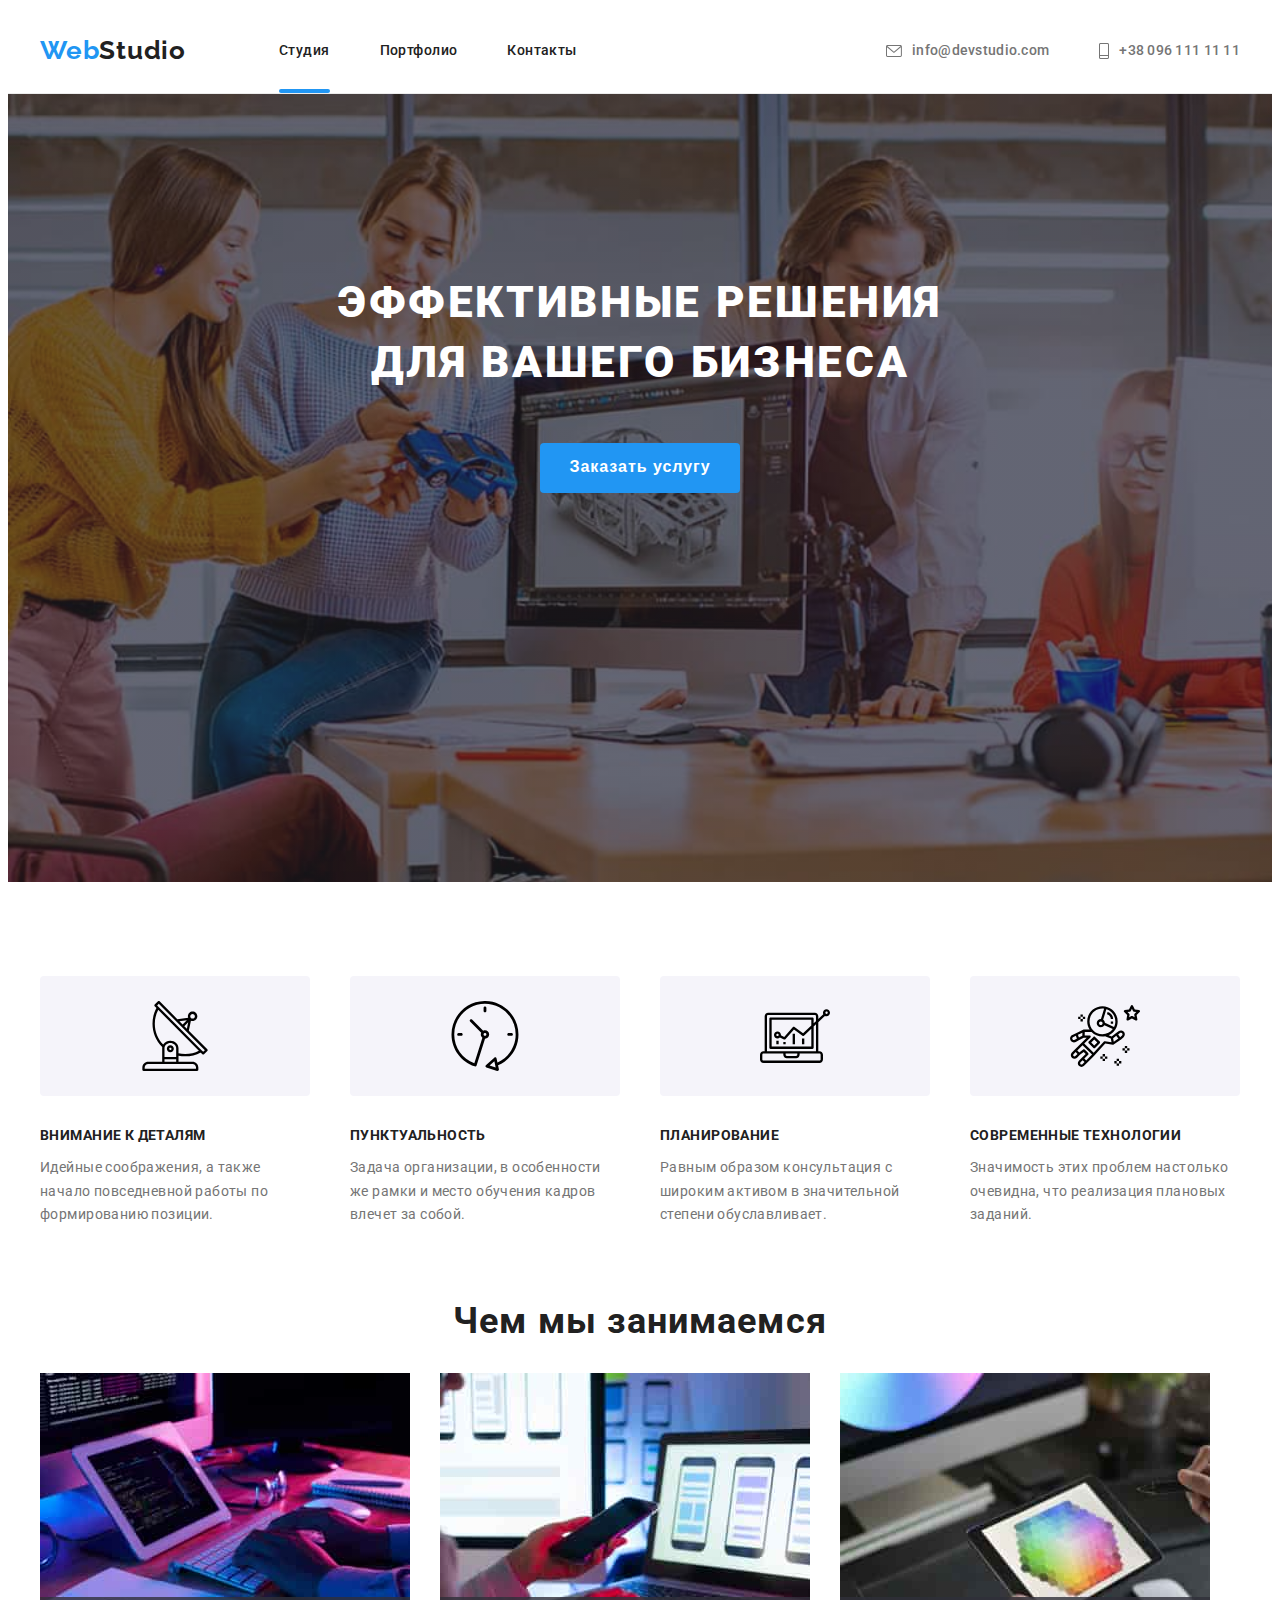
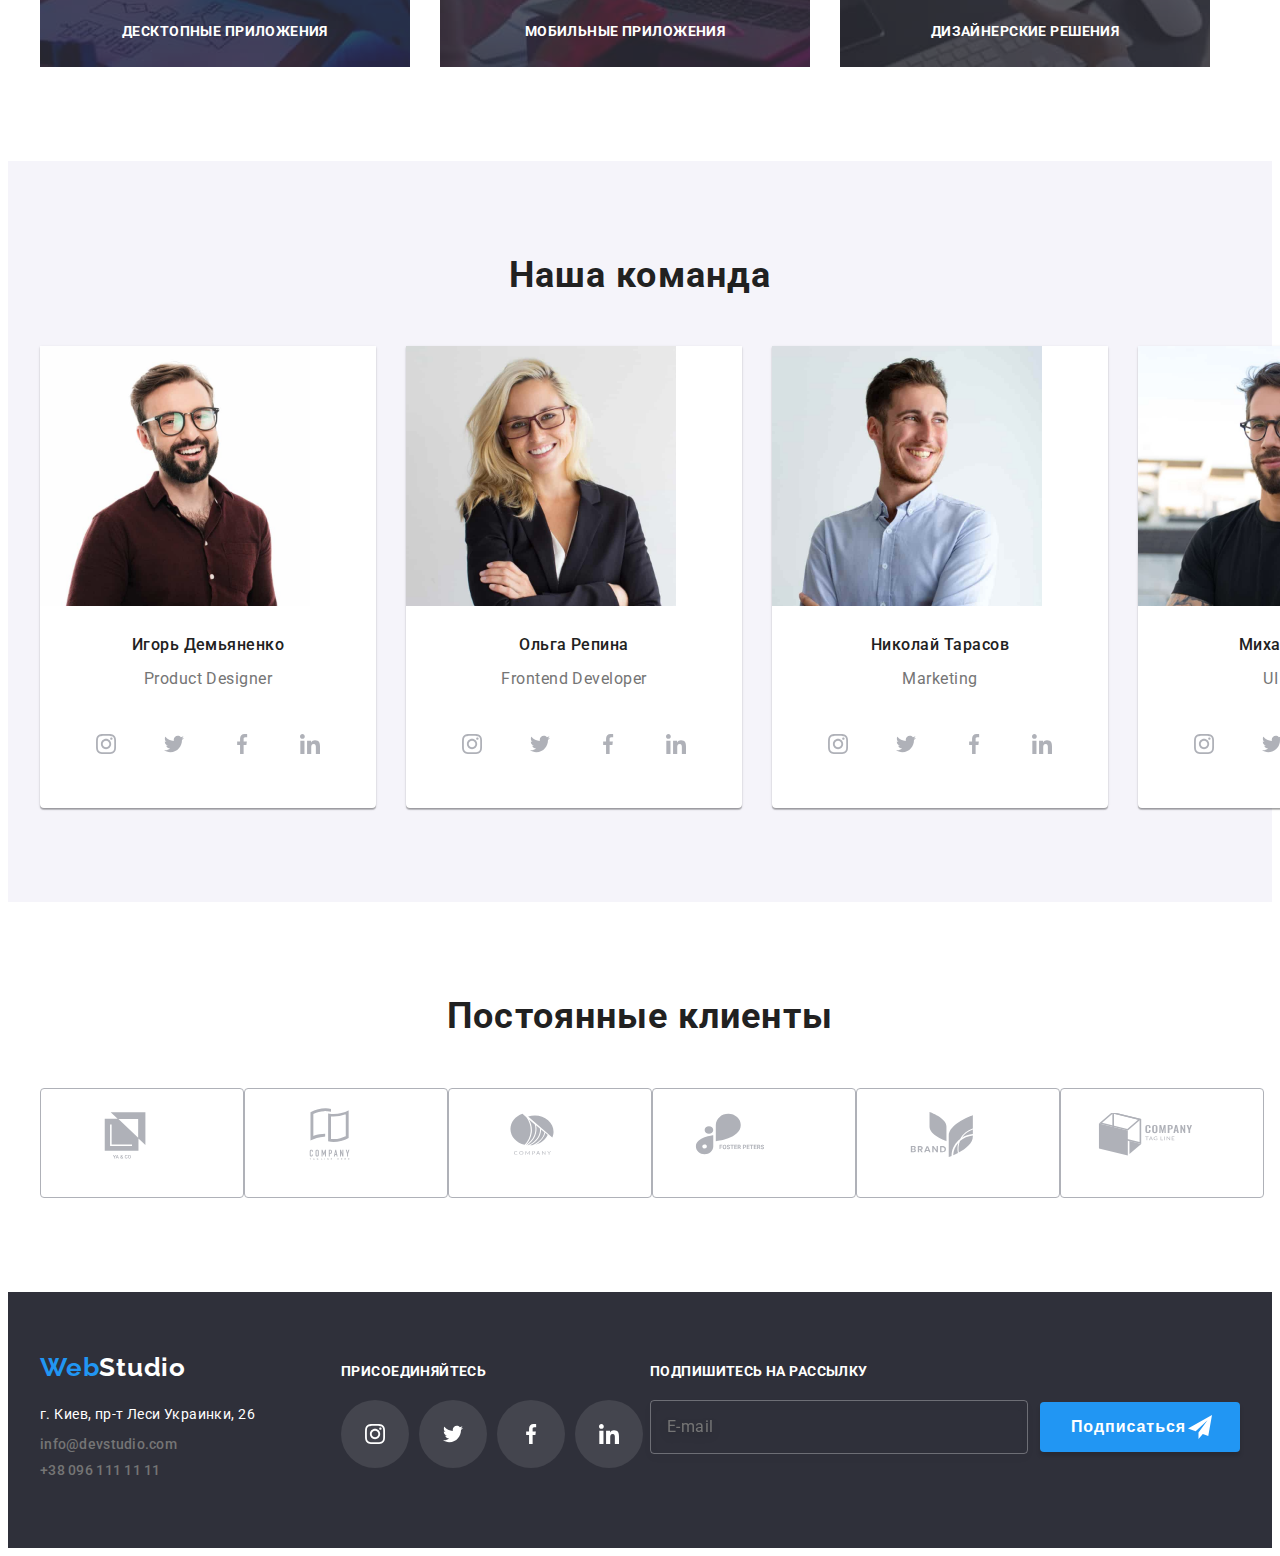
<file: index.html>
<!DOCTYPE html>
<html lang="ru">
<head>
    <meta charset="UTF-8">
    <meta http-equiv="X-UA-Compatible" content="IE=edge">
    <meta name="viewport" content="width=device-width, initial-scale=1.0">    
    <link rel="preconnect" href="https://fonts.googleapis.com">
    <link rel="preconnect" href="https://fonts.gstatic.com" crossorigin>
    <link href="https://fonts.googleapis.com/css2?family=Raleway:wght@700&family=Roboto:wght@400;500;700;900&display=swap"
          rel="stylesheet">    
    <link rel="stylesheet" href="https://cdnjs.cloudflare.com/ajax/libs/modern-normalize/1.1.0/modern-normalize.min.css"
      integrity="sha512-wpPYUAdjBVSE4KJnH1VR1HeZfpl1ub8YT/NKx4PuQ5NmX2tKuGu6U/JRp5y+Y8XG2tV+wKQpNHVUX03MfMFn9Q=="
      crossorigin="anonymous" referrerpolicy="no-referrer"/>
    <link rel="stylesheet" href="./css/styles.css">
    
   
    <title>goit-markup-hw-06</title>
</head>
<body>
                               <!-- /* навигация */ -->
  <header class="header ">
    <div class="container contact-heder-nav">
      <nav class=" main-nav">
      <a href="./index.html" class="logo-link">Web<span class="color">Studio</span></a> 
        
      <ul class="site-nav list">
         <li class="item">
             <a href="./index.html" class="link current-header">Студия</a>
        </li>
         <li class="item">
             <a href="./portfolio.html" class="link">Портфолио</a>
         </li>
         <li class="item">
             <a href="#" class="link">Контакты</a>
         </li>
     </ul>
    </nav>
    <ul class="contact-site list">
      <li class="item">
        <a href="mailto:info@devstudio.com" class="contact-link" >
          <svg class="icon-mail">
            <use href="./images-svg/icon-svg/sprite.svg#icon-email"></use>
          </svg> info@devstudio.com</a>
      </li>
      <li class="item">
        <a href="tel:+380961111111" class="contact-link"><svg class="icon-phone">
          <use href="./images-svg/icon-svg/sprite.svg#icon-phone"></use>
        </svg>+38 096 111 11 11</a>
      </li>
    </ul>
    </div>
  </header>

  <main>         
                       <!-- герой-шапка сайта-->
<section class="section hero-section overlay">  
  <div class="container hero">
      <h1 class="hero-title">Эффективные решения для вашего бизнеса</h1>
      <button  type="button" class="button-hero button" data-modal-open>Заказать услугу</button> 
      <div class="backdrop is-hidden" data-modal>   
        <div class="modal">
          <button  class="button-close" data-modal-close>
           <svg class="icon-close" width="18" height="18">
             <use href="./images-svg/icon-svg/sprite.svg#icon-close">
             </use>
           </svg>
          </button>  
                             <!--модалка-->
          
             <p class="modal-title">Оставьте свои данные, мы вам перезвоним</p>
           <form class="form" name="main-form" autocomplete="on" novalidate >
             <div class="form-field">
               <label class="form-field-lable" for="user-name">Имя</label>
               <div class="form-field-inner">
                <input class="form-field-input" id="user-name" type="text" name="user-name" placeholder="">
               <svg class="form-field-icon" aria-hidden="true">
                <use href="./images-svg/icon-svg/sprite.svg#icon-user-name"></use>
               </svg>
               </div>
             </div>
             <div class="form-field">
              <label class="form-field-lable" for="user-tel">Телефон</label>
              <div class="form-field-inner">
              <input class="form-field-input" id="user-tel" type="tel" name="user-tel" placeholder="">
               <svg class="form-field-icon" aria-hidden="true">
                <use href="./images-svg/icon-svg/sprite.svg#icon-user-tel"></use>
              </svg>
             </div>
            </div>
            <div class="form-field">
              <label class="form-field-lable" for="user-email">Почта</label>
              <div class="form-field-inner">
              <input class="form-field-input" id="user-email" type="email" name="user-email" placeholder="">
              <svg class="form-field-icon" aria-hidden="true">
                <use href="./images-svg/icon-svg/sprite.svg#icon-user-email"></use>
               </svg>
              </div>
              </div>
              <div class="form-field">
               <div class="form-field-inner"> 
                 <label class="form-field-lable" for="user-coment">Комментарий</label>
                 <textarea class="form-field-input form-field-input-textarea" name="user-coment" id="user-coment" rows="10" placeholder="Введите текст"></textarea>
             </div>
            </div>
            <div class="form-field checkbox">
              <label class="checkbox-lable" for="checkbox">Соглашаюсь с рассылкой и принимаю 
                <a class="form-field-lable-text" href="#">Условия договора</a>
             
              <input class="checkbox-input visually-hidden" id="checkbox" type="checkbox" name="checkbox" >
              <svg class="checkbox-icon icon-square" aria-hidden="true" width="16" height="15">
                <use href="./images-svg/icon-svg/sprite.svg#icon-square"></use>
               </svg>
               <svg class="checkbox-icon icon-check" aria-hidden="true" width="16" height="15">
                <use href="./images-svg/icon-svg/sprite.svg#icon-check"></use>
               </svg>
              </label>
              </div>
              <button class="form-field-button button" type="submit">Отправить</button>
           </form>
        </div>
      </div>
     </div>
</section>
                <!-- /* Преймущество */ -->
<section  class="section advantage-section">
  <div class="container">
      <h2 class="advantage">Преимущество</h2>
     <ul class="advantage-list">
      <li class="item features">
        <div class="features-icons">
        <svg class="features-icon" width="70" height="70" >
          <use href="./images-svg/icon-svg/sprite.svg#icon-1"  ></use>
        </svg>
      </div>
        <h3 class="advantage-title">Внимание к деталям</h3>
        <p class="title">Идейные соображения, а также начало повседневной работы по формированию позиции.</p>
      </li>
      <li class="item features">
        <div class="features-icons">
          <svg class="features-icon" width="70" height="70" >
            <use href="./images-svg/icon-svg/sprite.svg#icon-2"></use>
          </svg>
        </div>
        <h3 class="advantage-title">Пунктуальность</h3>
        <p class="title">Задача организации, в особенности же рамки и место обучения кадров влечет за собой.</p>
      </li>
      <li class="item features">
        <div class="features-icons">
          <svg class="features-icon" width="70" height="70">
            <use href="./images-svg/icon-svg/sprite.svg#icon-3"></use>
          </svg>
        </div>
        <h3 class="advantage-title">Планирование</h3>
        <p class="title">Равным образом консультация с широким активом в значительной степени обуславливает.</p>
    </li>   
      <li class="item features">
        <div class="features-icons">
          <svg class="features-icon"  width="70" height="70">
            <use href="./images-svg/icon-svg/sprite.svg#icon-4" ></use>
          </svg>
        </div>
        <h3 class="advantage-title">Современные технологии</h3>
        <p class="title">Значимость этих проблем настолько очевидна, что реализация плановых заданий.</p>
      </li>
     </ul>
      </div>
     </section>
    
                      <!-- - /* Чем мы занимаемся */ -->
     <section class="section work-section">
      <div class="container">
        <h2 class="work-title">Чем мы занимаемся</h2>
      <ul class="work">
           <li class="work-images">
            <div class="work-desktop">
               <img  src="./images-svg/images-main_page/img1.jpg" width="370" alt="Планирование">
                <p class="work-text">Десктопные приложения</p>
            </div>
          </li>
           <li class="work-images">
             <div  class="work-desktop">
              <img src="./images-svg/images-main_page/img2.jpg" width="370" alt="Внимание к деталям">
               <p class="work-text">Мобильные приложения</p>
            </div>
          </li>
           <li class="work-images">
             <div class="work-desktop">
             <img src="./images-svg/images-main_page/img3.jpg" width="370" alt="Современные технологии">
             <p class="work-text">Дизайнерские решения</p>
             </div>
          </li>
       </ul>
      </div>
     </section>
                      <!-- наша команда -->
     <section class="section team">
        <div class="container">                
       <h2 class="title">Наша команда</h2>
    <ul class="team">
       <li class="team-border">
         <img class="team-img" src="./images-svg/images-main_page/IgorDemyanenko.jpg" width="270" alt="Product Designer">
         <h3 class="team-title">Игорь Демьяненко </h3>
         <p class="team-text">Product Designer</p>
         <ul class="team-social"> 
         <li class="social">
          <a class="social-link" href="#">
            <div class="hover-social-link">
            <svg class="social-icon" width="20" height="20" aria-label="Instagram">
              <use href="images-svg/icon-svg/sprite.svg#instagram"></use>
            </svg>
          </div>
          </a>
        </li>
        <li class="social">
          <a class="social-link" href="#">
            <div class="hover-social-link">
            <svg class="social-icon" width="20" height="20"  aria-label="Twitter">
              <use href="images-svg/icon-svg/sprite.svg#twiter"></use>
            </svg>
          </div>
          </a>
        </li>
        <li class="social">
          <a class="social-link" href="#">
            <div class="hover-social-link">
            <svg class="social-icon" width="20" height="20" aria-label="Facebook">
              <use href="images-svg/icon-svg/sprite.svg#facebook"></use>
            </svg>
          </div>
          </a>
        </li>
        <li class="social">
          <a class="social-link" href="#">
            <div class="hover-social-link">
            <svg class="social-icon" width="20" height="20" aria-label="LinkedIn">
              <use href="images-svg/icon-svg/sprite.svg#linkedin"></use>
            </svg>
          </div>
          </a>
        </li>
       </ul>
       <li class="team-border">
         <img class="team-img" src="./images-svg/images-main_page/OlgaRepa.jpg" width="270" alt="Frontend Developer">
         <h3 class="team-title">Ольга Репина</h3>
         <p class="team-text">Frontend Developer</p>
         <ul class="team-social"> 
          <li class="social">
            <a class="social-link" href="#">
              <div class="hover-social-link">
              <svg class="social-icon" width="20" height="20" aria-label="Instagram">
                <use href="images-svg/icon-svg/sprite.svg#instagram"></use>
              </svg>
            </div>
            </a>
          </li>
          <li class="social">
            <a class="social-link" href="#">
              <div class="hover-social-link">
              <svg class="social-icon" width="20" height="20"  aria-label="Twitter">
                <use href="images-svg/icon-svg/sprite.svg#twiter"></use>
              </svg>
            </div>
            </a>
          </li>
          <li class="social">
            <a class="social-link" href="#">
              <div class="hover-social-link">
              <svg class="social-icon" width="20" height="20" aria-label="Facebook">
                <use href="images-svg/icon-svg/sprite.svg#facebook"></use>
              </svg>
            </div>
            </a>
          </li>
          <li class="social">
            <a class="social-link" href="#">
              <div class="hover-social-link">
              <svg class="social-icon" width="20" height="20" aria-label="LinkedIn">
                <use href="images-svg/icon-svg/sprite.svg#linkedin"></use>
              </svg>
            </div>
            </a>
          </li>
        </ul>
       </li>
       <li class="team-border">
         <img class="team-img" src="./images-svg/images-main_page/MukolaTarasiv.jpg" width="270" alt="Marketing">
         <h3 class="team-title">Hиколай Тарасов </h3>
         <p class="team-text">Marketing</p>
         <ul class="team-social"> 
          <li class="social">
            <a class="social-link" href="#">
              <div class="hover-social-link">
              <svg class="social-icon" width="20" height="20" aria-label="Instagram">
                <use href="images-svg/icon-svg/sprite.svg#instagram"></use>
              </svg>
            </div>
            </a>
          </li>
          <li class="social">
            <a class="social-link" href="#">
              <div class="hover-social-link">
              <svg class="social-icon" width="20" height="20"  aria-label="Twitter">
                <use href="images-svg/icon-svg/sprite.svg#twiter"></use>
              </svg>
            </div>
            </a>
          </li>
          <li class="social">
            <a class="social-link" href="#">
              <div class="hover-social-link">
              <svg class="social-icon" width="20" height="20" aria-label="Facebook">
                <use href="images-svg/icon-svg/sprite.svg#facebook"></use>
              </svg>
            </div>
            </a>
          </li>
          <li class="social">
            <a class="social-link" href="#">
              <div class="hover-social-link">
              <svg class="social-icon" width="20" height="20" aria-label="LinkedIn">
                <use href="images-svg/icon-svg/sprite.svg#linkedin"></use>
              </svg>
            </div>
            </a>
          </li>
        </ul>
       </li>
       <li class="team-border">
         <img class="team-img" src="./images-svg/images-main_page/MuhailoJarmakov.jpg" width="270" alt="UI Designer">
         <h3 class="team-title"> Михаил Ермаков </h3>
          <p class="team-text">UI Designer</p>
          <ul class="team-social"> 
            <li class="social">
              <a class="social-link" href="#">
                <div class="hover-social-link">
                <svg class="social-icon" width="20" height="20" aria-label="Instagram">
                  <use href="images-svg/icon-svg/sprite.svg#instagram"></use>
                </svg>
              </div>
              </a>
            </li>
            <li class="social">
              <a class="social-link" href="#">
                <div class="hover-social-link">
                <svg class="social-icon" width="20" height="20"  aria-label="Twitter">
                  <use href="images-svg/icon-svg/sprite.svg#twiter"></use>
                </svg>
              </div>
              </a>
            </li>
            <li class="social">
              <a class="social-link" href="#">
                <div class="hover-social-link">
                <svg class="social-icon" width="20" height="20" aria-label="Facebook">
                  <use href="images-svg/icon-svg/sprite.svg#facebook"></use>
                </svg>
              </div>
              </a>
            </li>
            <li class="social">
              <a class="social-link" href="#">
                <div class="hover-social-link">
                <svg class="social-icon" width="20" height="20" aria-label="LinkedIn">
                  <use href="images-svg/icon-svg/sprite.svg#linkedin"></use>
                </svg>
              </div>
              </a>
            </li>
           </ul>
          </li>
       </ul>
      </div>
     </section>
                         <!-- Постоянные клиенты -->
      <section class="section clients">
        <div class="container">
          <h2 class="clients-title">Постоянные клиенты</h2>
          <ul class="clients-list">
            <li class="clients-item">
              <a class="clients-link" href="#">
              <div class="hover-clients-link">
               <svg class="clients-icon">
                <use href="./images-svg/icon-svg/sprite.svg#icon-5" width="106" height="60" aria-label="LinkedIn"></use>
              </svg>
             </div>
            </a>
          </li>
           <li class="clients-item">
            <a class="clients-link" href="#">
            <div class="hover-clients-link">
             <svg class="clients-icon">
              <use href="./images-svg/icon-svg/sprite.svg#icon-6" width="106" height="60" aria-label="LinkedIn"></use>
            </svg>
           </div>
          </a>
         </li>
         <li class="clients-item">
          <a class="clients-link" href="#">
          <div class="hover-clients-link">
           <svg class="clients-icon">
            <use href="./images-svg/icon-svg/sprite.svg#icon-7" width="106" height="60" aria-label="LinkedIn"></use>
          </svg>
         </div>
        </a>
       </li>
       <li class="clients-item">
        <a class="clients-link" href="#">
        <div class="hover-clients-link">
         <svg class="clients-icon">
          <use href="./images-svg/icon-svg/sprite.svg#icon-8" width="106" height="60" aria-label="LinkedIn"></use>
        </svg>
       </div>
      </a>
     </li>
     <li class="clients-item">
      <a class="clients-link" href="#">
      <div class="hover-clients-link">
       <svg class="clients-icon">
        <use href="./images-svg/icon-svg/sprite.svg#icon-9" width="106" height="60" aria-label="LinkedIn"></use>
      </svg>
     </div>
    </a>
   </li>
   <li class="clients-item">
    <a class="clients-link" href="#">
    <div class="hover-clients-link">
     <svg class="clients-icon">
      <use href="./images-svg/icon-svg/sprite.svg#icon-10" width="106" height="60" aria-label="LinkedIn"></use>
      </svg>
     </div>
    </a>
   </li>
  </ul>
 </div>
</section> 
  </main>
                          <!-- футер -->
  <footer class="footer">
    <div class="container">
    <div class="footer-conteiner">                      
    <a href="#" class="logo-link">Web<span class="color-studio">Studio</span></a>
    <address class="address-style">
    <ul class="footer-contact">
      <li class="address-contact">
        <a class="address-link" href="#">г. Киев, пр-т Леси Украинки, 26</a>
      </li>
      <li class="address-contact">
        <a class="contact-link" href="mailto:info@devstudio.com">info@devstudio.com</a>
      </li>
      <li class="address-contact">
        <a class="contact-link" href="tel:+380961111111">+38 096 111 11 11</a>
      </li>
    </ul>
   </address>
  </div>
  <div class="footer-join" >
    <p class="join-text">присоединяйтесь</p>
    <ul class="join-social"> 
      <li class="social">
        <a class="social-link" href="#">
          <div class="hover-social-link">
          <svg class="footer-social-icon" width="20" height="20" aria-label="Instagram">
            <use href="images-svg/icon-svg/sprite.svg#instagram"></use>
          </svg>
        </div>
        </a>
      </li>
      <li class="social">
        <a class="social-link" href="#">
          <div class="hover-social-link">
          <svg class="footer-social-icon" width="20" height="20"  aria-label="Twitter">
            <use href="images-svg/icon-svg/sprite.svg#twiter"></use>
          </svg>
        </div>
        </a>
      </li>
      <li class="social">
        <a class="social-link" href="#">
          <div class="hover-social-link">
          <svg class="footer-social-icon" width="20" height="20" aria-label="Facebook">
            <use href="images-svg/icon-svg/sprite.svg#facebook"></use>
          </svg>
        </div>
        </a>
      </li>
      <li class="social">
        <a class="social-link" href="#">
          <div class="hover-social-link">
          <svg class="footer-social-icon" width="20" height="20" aria-label="LinkedIn">
            <use href="images-svg/icon-svg/sprite.svg#linkedin"></use>
          </svg>
        </div>
        </a>
      </li>
    </ul>
  </div>
  <form  class="subscribe-form" name="subscribe-form" autocomplete="on" novalidate>
    <div class="subscribe">
      <label class="subscribe-lable" for="email">Подпишитесь на рассылку</label>
        <div class="subscribe-control">
          <input class="subscribe-input" id="email" type="email" name="email" placeholder="E-mail" >
          <svg class="subscribe-icon" aria-hidden="true" width="24" height="24">
            <use href="./images-svg/icon-svg/sprite.svg#icon-telegram"></use>
        </svg>
        <button class="subscribe-button button" type="submit">Подписаться</button>
       </div>
      </div>
     </form>
</div>
</footer>
<script src="./js/modal.js"></script>
</body>
</html>
</file>
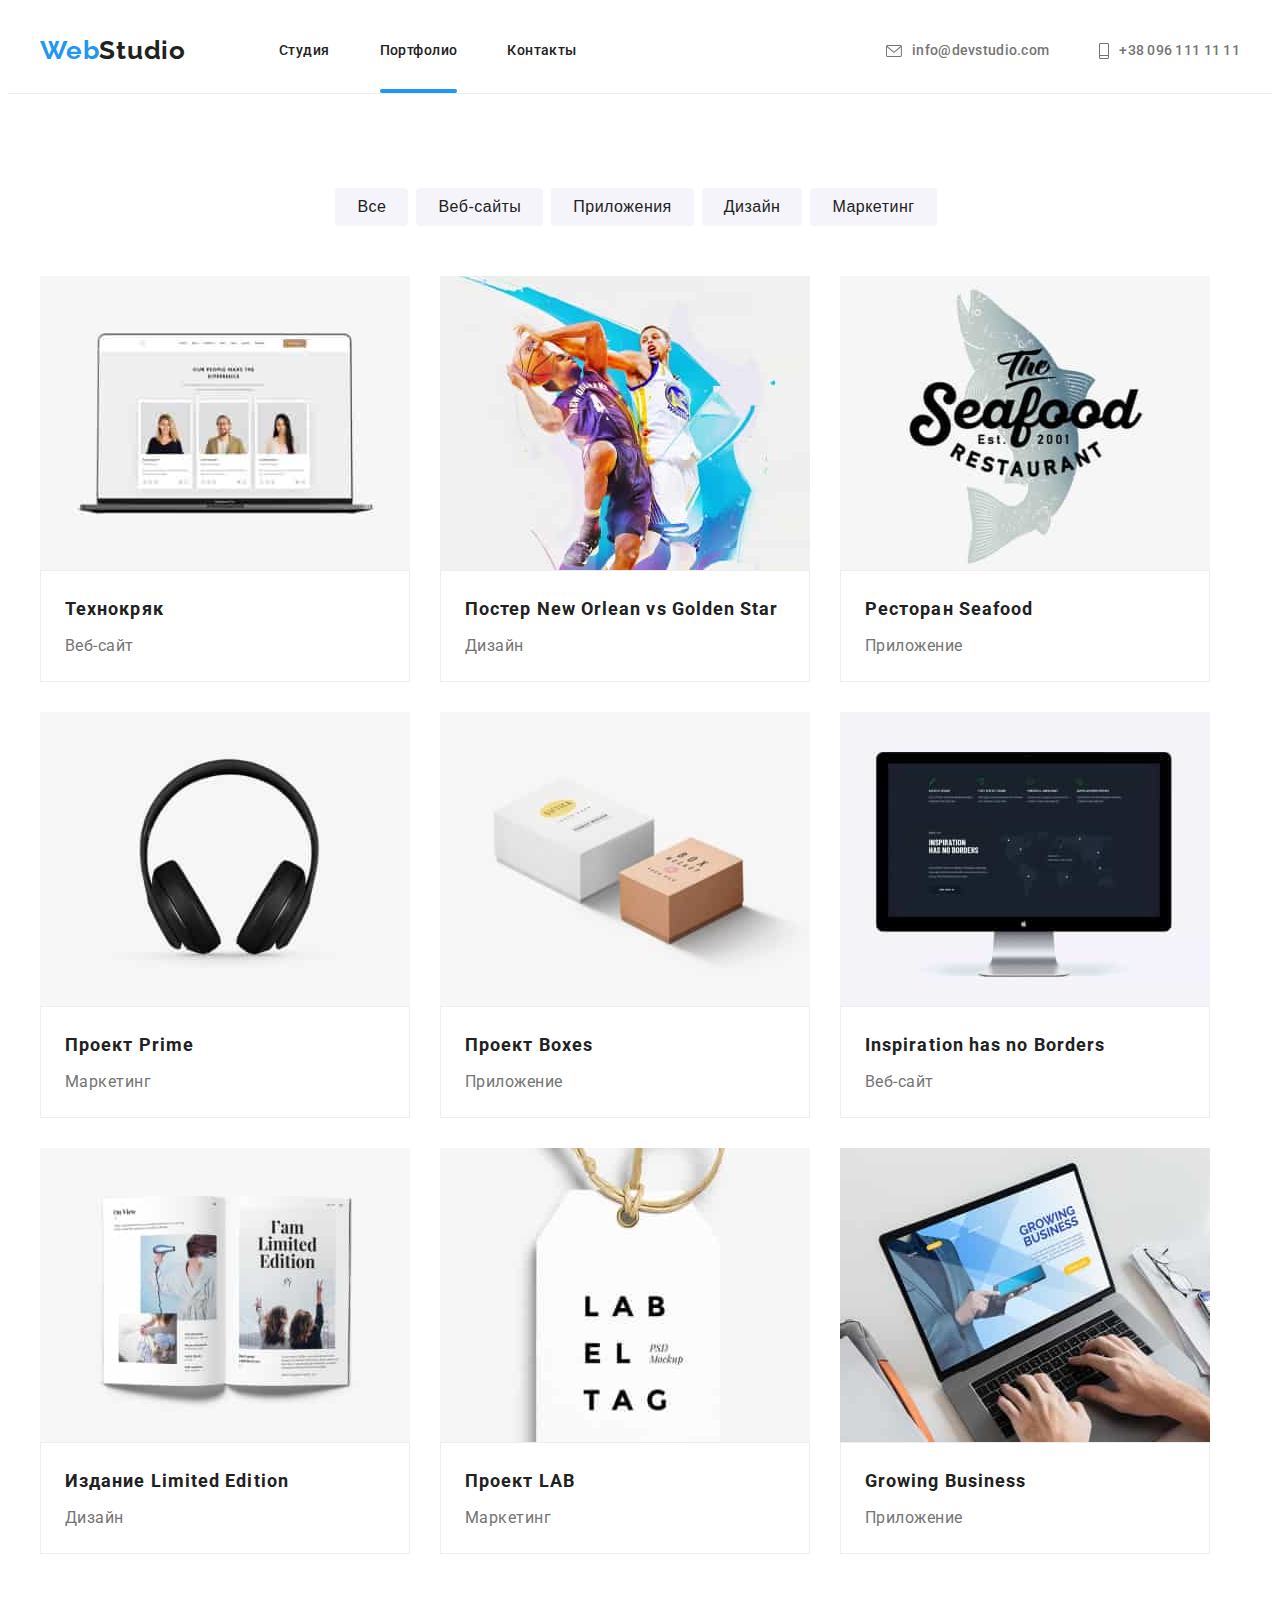
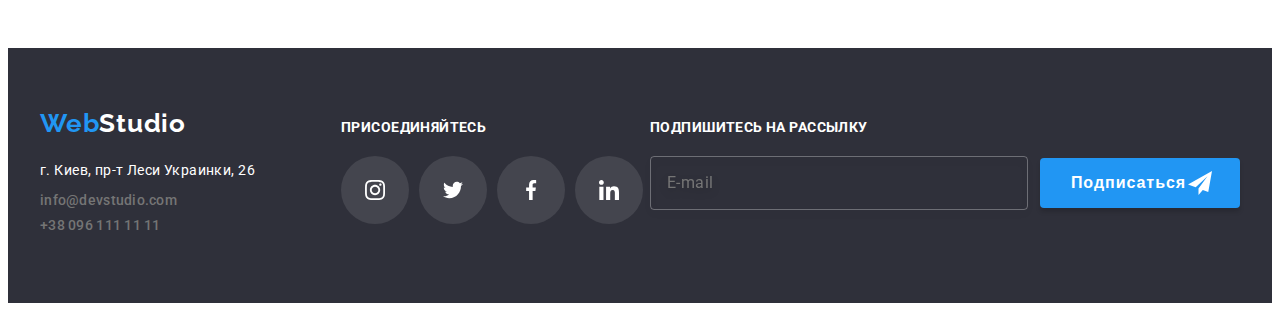
<file: portfolio.html>
<!DOCTYPE html>
<html lang="ru">
<head>
    <meta charset="UTF-8">
    <meta http-equiv="X-UA-Compatible" content="IE=edge">
    <meta name="viewport" content="width=device-width, initial-scale=1.0">    
    <link rel="preconnect" href="https://fonts.googleapis.com">
    <link rel="preconnect" href="https://fonts.gstatic.com" crossorigin>
    <link href="https://fonts.googleapis.com/css2?family=Raleway:wght@700&family=Roboto:wght@400;500;700;900&display=swap"
          rel="stylesheet">    
    <link rel="stylesheet" href="https://cdnjs.cloudflare.com/ajax/libs/modern-normalize/1.1.0/modern-normalize.min.css"
      integrity="sha512-wpPYUAdjBVSE4KJnH1VR1HeZfpl1ub8YT/NKx4PuQ5NmX2tKuGu6U/JRp5y+Y8XG2tV+wKQpNHVUX03MfMFn9Q=="
      crossorigin="anonymous" referrerpolicy="no-referrer"/>
    <link rel="stylesheet" href="./css/styles.css">
    
   
    <title>goit-markup-hw-06</title>
</head>
<body>
     <!-- /* навигация */ -->
     <header class="header ">
        <div class="container contact-heder-nav">
          <nav class=" main-nav">
          <a href="./index.html" class="logo-link">Web<span class="color">Studio</span></a> 
            
          <ul class="site-nav list">
             <li class="item">
                 <a href="./index.html" class="link ">Студия</a>
            </li>
             <li class="item site-nav-li ">
                 <a href="./portfolio.html" class="link current-header">Портфолио</a>
             </li>
             <li class="item">
                 <a href="#" class="link">Контакты</a>
             </li>
         </ul>
        </nav>
        <ul class="contact-site list">
          <li class="item">
            <a href="mailto:info@devstudio.com" class="contact-link" >
              <svg class="icon-mail">
                <use href="./images-svg/icon-svg/sprite.svg#icon-email"></use>
              </svg> info@devstudio.com</a>
          </li>
          <li class="item">
            <a href="tel:+380961111111" class="contact-link"><svg class="icon-phone">
              <use href="./images-svg/icon-svg/sprite.svg#icon-phone"></use>
            </svg>+38 096 111 11 11</a>
          </li>
        </ul>
        </div>
      </header>
<main>
                   <!-- /* Услуги */ -->
    <section class="section services "> 
        <div class="container ">
        <h1 class="servisces-title">Услуги</h1>
        <ul class="servisces-button">
            <li class="title-button">
                <button type="button" class="pointer ">Все</button>
            </li>
            <li class="title-button">
                <button type="button" class="pointer current">Веб-сайты</button>
            </li>
            <li class="title-button">
                <button type="button" class="pointer">Приложения</button>
            </li>
            <li class="title-button">
                <button type="button" class="pointer">Дизайн</button>
            </li>
            <li class="title-button">
                <button type="button" class="pointer">Маркетинг</button>
            </li>
       </ul>
      
                    <!-- фото портфоліо -->
                                  
        <ul class="img-container">
            <li class="img-portfolio">
                <a class="box-shadow" href="#">
                 <div class="overlay-portfolio">
                  <img src="./images-svg/images-portfolio/img1.jpg" width="370" alt="Технокряк">
                    <p class="overlay-prtfolio-text">Ресурс предлагает комплексные предложения с разным уровнем функционала и
                        сервисов. Все это позволит посетителю получить исчерпывающие сведения о
                        компании или частном лице.</p>
                 </div>
                 <div class="title-text-portfolio">
                    <h2 class="title-portfolio">Технокряк</h2>
                    <p class="text">Веб-сайт</p>
                </div>
               </a>
            </li>
            <li class="img-portfolio">
                <a class="box-shadow" href="#">
                    <div class="overlay-portfolio">
                        <img src="./images-svg/images-portfolio/img2.jpg" width="370" alt="Постер новый Арлеан голден стар">
                        <p class="overlay-prtfolio-text">Ресурс предлагает комплексные предложения с разным уровнем функционала и
                            сервисов. Все это позволит посетителю получить исчерпывающие сведения о
                            компании или частном лице.</p>
                     </div>
                  <div class="title-text-portfolio">
                    <h2 class="title-portfolio">Постер New Orlean vs Golden Star</h2>
                    <p class="text">Дизайн</p>
                </div>
               </a>
              </li>
            <li class="img-portfolio">
                <a class="box-shadow" href="#">
                    <div class="overlay-portfolio">
                        <img src="./images-svg/images-portfolio/img3.jpg" width="370" alt="Постер Ресторан морской еды">
                        <p class="overlay-prtfolio-text">Ресурс предлагает комплексные предложения с разным уровнем функционала и
                            сервисов. Все это позволит посетителю получить исчерпывающие сведения о
                            компании или частном лице.</p>
                     </div>
                 <div class="title-text-portfolio">
                    <h2 class="title-portfolio">Ресторан Seafood</h2>
                    <p class="text">Приложение</p>
                </div>
               </a>
              </li>
            <li class="img-portfolio">
                <a class="box-shadow" href="#">
                    <div class="overlay-portfolio">
                        <img src="./images-svg/images-portfolio/img4.jpg" width="370" alt="Проект-маркетинг">
                        <p class="overlay-prtfolio-text">Ресурс предлагает комплексные предложения с разным уровнем функционала и
                            сервисов. Все это позволит посетителю получить исчерпывающие сведения о
                            компании или частном лице.</p>
                     </div>
                <div class="title-text-portfolio">
                    <h2 class="title-portfolio">Проект Prime</h2>
                    <p class="text">Маркетинг</p>
                </div>
               </a>
              </li>
            <li class="img-portfolio">
                <a class="box-shadow" href="#">
                    <div class="overlay-portfolio">
                        <img src="./images-svg/images-portfolio/img5.jpg" width="370" alt="Проект в коробке">
                        <p class="overlay-prtfolio-text">Ресурс предлагает комплексные предложения с разным уровнем функционала и
                            сервисов. Все это позволит посетителю получить исчерпывающие сведения о
                            компании или частном лице.</p>
                     </div>
                <div class="title-text-portfolio">
                    <h3 class="title-portfolio">Проект Boxes</h3>
                    <p class="text">Приложение</p>
                </div>
               </a>
              </li>
            <li class="img-portfolio">
                <a class="box-shadow" href="#">
                    <div class="overlay-portfolio">
                        <img src="./images-svg/images-portfolio/img6.jpg" width="370" alt="Международный Веб-сайт">
                        <p class="overlay-prtfolio-text">Ресурс предлагает комплексные предложения с разным уровнем функционала и
                            сервисов. Все это позволит посетителю получить исчерпывающие сведения о
                            компании или частном лице.</p>
                     </div>
                <div class="title-text-portfolio">
                    <h2 class="title-portfolio ">Inspiration has no Borders</h2>
                    <p class="text">Веб-сайт</p>
                 </div>
                </a>
            </li>
            <li class="img-portfolio">
                <a class="box-shadow" href="#">
                    <div class="overlay-portfolio">
                        <img src="./images-svg/images-portfolio/img7.jpg" width="370" alt="Леметированый дизайн">
                        <p class="overlay-prtfolio-text">Ресурс предлагает комплексные предложения с разным уровнем функционала и
                            сервисов. Все это позволит посетителю получить исчерпывающие сведения о
                            компании или частном лице.</p>
                     </div>
                <div class="title-text-portfolio">
                    <h2 class="title-portfolio">Издание Limited Edition</h2>
                    <p class="text">Дизайн</p>
                 </div>
                </a>
            </li >
            <li class="img-portfolio">
                <a class="box-shadow" href="#">
                    <div class="overlay-portfolio">
                        <img src="./images-svg/images-portfolio/img8.jpg" width="370" alt="Проектная лабаратория">
                        <p class="overlay-prtfolio-text">Ресурс предлагает комплексные предложения с разным уровнем функционала и
                            сервисов. Все это позволит посетителю получить исчерпывающие сведения о
                            компании или частном лице.</p>
                     </div>
                 <div class="title-text-portfolio">
                    <h2 class="title-portfolio">Проект LAB</h2>
                    <p class="text">Маркетинг</p>
                </div>
               </a>
              </li>
            <li class="img-portfolio">
                <a class="box-shadow" href="#">
                    <div class="overlay-portfolio">
                        <img src="./images-svg/images-portfolio/img9.jpg" width="370" alt="Продвижение бизнеса">
                        <p class="overlay-prtfolio-text">Ресурс предлагает комплексные предложения с разным уровнем функционала и
                            сервисов. Все это позволит посетителю получить исчерпывающие сведения о
                            компании или частном лице.</p>
                     </div>
                   <div class="title-text-portfolio">
                    <h2 class="title-portfolio">Growing Business</h2>
                    <p class="text">Приложение</p>
                 </div>
                </a>
            </li>
         </ul>
        
        </div>
    </section>
</main>
    <!-- футер -->
    <footer class="footer">
    <div class="container">
    <div class="footer-conteiner">                      
    <a href="#" class="logo-link">Web<span class="color-studio">Studio</span></a>
    <address class="address-style">
    <ul class="footer-contact">
        <li class="address-contact">
        <a class="address-link" href="#">г. Киев, пр-т Леси Украинки, 26</a>
        </li>
        <li class="address-contact">
        <a class="contact-link" href="mailto:info@devstudio.com">info@devstudio.com</a>
        </li>
        <li class="address-contact">
        <a class="contact-link" href="tel:+380961111111">+38 096 111 11 11</a>
        </li>
    </ul>
    </address>
    </div>
    <div class="footer-join" >
    <p class="join-text">присоединяйтесь</p>
    <ul class="join-social"> 
        <li class="social">
        <a class="social-link" href="#">
            <div class="hover-social-link">
            <svg class="footer-social-icon" width="20" height="20" aria-label="Instagram">
            <use href="images-svg/icon-svg/sprite.svg#instagram"></use>
            </svg>
        </div>
        </a>
        </li>
        <li class="social">
        <a class="social-link" href="#">
            <div class="hover-social-link">
            <svg class="footer-social-icon" width="20" height="20"  aria-label="Twitter">
            <use href="images-svg/icon-svg/sprite.svg#twiter"></use>
            </svg>
        </div>
        </a>
        </li>
        <li class="social">
        <a class="social-link" href="#">
            <div class="hover-social-link">
            <svg class="footer-social-icon" width="20" height="20" aria-label="Facebook">
            <use href="images-svg/icon-svg/sprite.svg#facebook"></use>
            </svg>
        </div>
        </a>
        </li>
        <li class="social">
        <a class="social-link" href="#">
            <div class="hover-social-link">
            <svg class="footer-social-icon" width="20" height="20" aria-label="LinkedIn">
            <use href="images-svg/icon-svg/sprite.svg#linkedin"></use>
            </svg>
        </div>
        </a>
        </li>
    </ul>
    </div>
    <form  class="subscribe-form" name="subscribe-form" autocomplete="on" novalidate>
    <div class="subscribe">
        <label class="subscribe-lable" for="email">Подпишитесь на рассылку</label>
        <div class="subscribe-control">
            <input class="subscribe-input" id="email" type="email" name="email" placeholder="E-mail" >
            <svg class="subscribe-icon" aria-hidden="true" width="24" height="24">
            <use href="./images-svg/icon-svg/sprite.svg#icon-telegram"></use>
        </svg>
        <button class="subscribe-button button" type="submit">Подписаться</button>
        </div>
        </div>
        </form>
    </div>
    </footer>
</body>
</html>
</file>
<file: css/styles.css>
:root {
  /* гланый заголововк цвет текста */
    --main-title-color: #fff;
    /* главний цвет текста */
    --primery-text-colot: #212121;
    /* вторичний цвет текста */
    --tiele-text-color: #757575;
    /* цвет акцент навидение на ссылку */
    --accent-color: #2196F3;
    /* цвет основной кнопки */
    --primery-button-colot: #fff;
    /* цвет логотипа вторичний хедер */
    --logo-header-color:#212121;
    /* цвет логотипа вторичний футер */
    --logo-footer-color:#fff;
    /* цвет input поля в модалке  */
    --input-color-bacgraund:#fff;

    --form-field-icon:#212121;

    --form-field-lable-text:#2196f3;

    --form-field-input-textarea:rgba(117, 117, 117, 0.5);

    --imput-color-placeholder:#bebebe;
    
  }
  
  /* html. студия */
  
  ul{
    list-style-type: none;
    margin: 0;
    padding: 0;
  }
  
  /* html {
    box-sizing: border-box;
  } */
  
  /* *,
  *::after,
  *::before {
    box-sizing: inherit;
  } */
  
  /* Стили для обнуления верхних отступов у элементов */
  h1,
  h2,
  h3,
  h4,
  h5,
  h6,
  p {
      margin: 0;
  }
  
  /* Класс для обнуления базовых свойств у списков (ul) */
  /* .list {
    list-style: none;
    padding-left: 0;
    margin: 0;
  } */
  
  /* Класс для обнуления базовых свойств у ссылок */
  /* .link {
    text-decoration: none;
    color: inherit;
  } */
  
  /* Свойства для корректного отображения картинок */
  /* img {
    display: block;
    max-width: 100%;
    height: auto;
  } */
  
  /* хедер */
  
  .header {
    background-color: #fff;
    font-weight: 500;
    font-size: 14px;
    line-height: 1.5; 
    border-bottom: 1px solid #ECECEC;
    }
  
  body {
    font-family: 'Roboto' , sans-serif;
    font-size: 14px;
    letter-spacing: 0.03em;
    background-color: #fff;
    color: var(--primery-text-colot);
  }
  
  /* site-nav цвет навигации */
  
  .site-nav .link {
    position: relative;
    display: block;
    padding-top: 32px;
    padding-bottom: 32px;
    color: var(--primery-text-colot);
    text-decoration: none;
  }
  
  .site-nav-li{
    position: relative;
    /* display: block;
     */
  }


  .contact-site .contact-link{
    display: flex;
    padding-top: 32px;
    padding-bottom: 32px;
    margin-right: 50; 
    color: var(--tiele-text-color);
  
  }

  
  
  .icon-mail {
    width: 16px;
    height: 12px;
    fill: currentColor;
    margin-right: 10px;
    margin-top: 2px;
  } 
  
  .icon-phone{
    width: 10px;
    height: 16px;
    fill: currentColor;
    margin-right: 10px;
   }
  
  .contact-site {
  display: flex;
  margin-left: auto;
  }
  
  
  .site-nav .link:hover,
  .site-nav .link:focus {
     color: var(--accent-color) ;
     transition-duration: 250ms;
     transition-timing-function: cubic-bezier(0.4, 0, 0.2, 1);
  }


  .contact-site a:hover,
  .contact-site a:focus {
    color: var(--accent-color);
    transition-duration: 250ms;
    transition-timing-function: cubic-bezier(0.4, 0, 0.2, 1);
  }
  
  .site-nav .item:not(:last-child) {
  margin-right: 50px;
  }
  
  .contact-site .item:not(:last-child) {
  margin-right: 50px;
      
   }
  
  .contact-heder-nav{
    display: flex;
    align-items: center;
  }
  
  .container .contact-heder-nav{
     display: flex;
     align-items: center;
    
  }
  
  .main-nav {
    display: flex;
    align-items: center;
  
  }
  
  .site-nav {
    display: flex;
    margin-left: 93px;
  
  }

  .site-nav .link.current {
    color: var(--accent-color);
       
  }
    
  
  .contact-link:hover,
  .contact-link:focus {
     color:var(--accent-color);
     transition-duration: 250ms;
     transition-timing-function: cubic-bezier(0.4, 0, 0.2, 1);
  }

  .current-header::after {
     position: absolute;
     bottom: 0;
     content: "";
     display: block;
     height: 4px;
     width: 100%;
     background-color: var(--accent-color);
     border-radius: 2px;
  } 

  .container {
    width: 1200px;
    padding-left: 15px;
    padding-right: 15px;
    margin-left: auto;
    margin-right: auto;
  }
    
  .section{
    padding-top: 94px;
    padding-bottom: 94px;
  }
  
  /* < !-- герой-шапка сайта --> */
  .hero {
    padding: 85px 0;
    text-align: center;
   }
   
  .overlay {
    max-width: 1600px;
    height: 600px;
    margin-left: auto;
    margin-right: auto;
    background: #2F303A;
    background-image: linear-gradient(
        to right,
        rgba(47, 48, 58, 0.4),
        rgba(47, 48, 58, 0.4)
        ),
        url(../images-svg/images-main_page/hero-backgraund-image.jpg);
    background-size: cover;
    background-position: center;
  }
  
  .hero-title {
    color:#fff ;
    font-weight: 900;
    font-size: 44px;
    line-height: 1.36;
    letter-spacing: 0.06em;
    text-transform: uppercase;
    text-align:center; 
    margin:0 auto ; 
    width: 696px;
  }

  .hero-button {
    /* border:none; */
    color: #fff;
    background-color: #2196F3;
    font-weight: 900;
    font-size: 44px;
    line-height: 1.36;
  }
  
  .pointer{
    padding-top: 6px;
    padding-right: 22px;
    padding-bottom: 6px;
    padding-left: 22px; 
    
  }
  
  .button-hero {
    cursor: pointer;
    color: #fff;
    background-color: #2196F3;
    font-style: normal;
    font-weight: 700;
    font-size: 16px;
    line-height: 1.8;
    letter-spacing: 0.06em;
    width: 200px;
    height: 50px;
    border-radius: 4px;
    border: none;
    margin-top: 50px;
    transition-duration: 250ms;
    transition-timing-function: cubic-bezier(0.4, 0, 0.2, 1);
         
  }

  /* form-field */
  
.modal-title{
  font-family: 'Roboto';
  font-style: normal;
  font-weight: 700;
  font-size: 20px;
  line-height: 1.15;
  text-align: center;
  letter-spacing: 0.03em;
  color: var(--primery-text-colot);
  margin-bottom: 30px;
 
}

  .form-field{
     margin-bottom: 10px;
     
  }

  .form-field-lable{
   text-align: left;
   display: block;
   font-family: 'Roboto'; 
   font-style: normal;
   font-weight: 400;
   font-size: 12px;
   line-height: 1.16;
   letter-spacing: 0.01em;
   color: var(--tiele-text-color);
   margin-bottom: 8px;
  }

  .form-field-lable-text{
    color: var( --form-field-lable-text) ;
  }
  
  .form-field-input::placeholder {
    color: var(--imput-color-placeholder);
  }

  .form-field-input{
    width: 100%;
    height: 40px;
    padding-top: 12px;
    padding-right: 42px;
    padding-bottom: 12px;
    padding-left: 42px;
    background:var(--input-color-bacgraund);
    border: 1px solid rgba(33, 33, 33, 0.2);
    border-radius: 4px;
    transition-duration: 250ms;
    transition-timing-function: cubic-bezier(0.4, 0, 0.2, 1);
    outline: none;
    
  }

  .form-field-input-textarea{
    padding-top: 12px;
    padding-right: 16px;
    padding-bottom: 12px;
    padding-left: 16px;
    height: 120px;
    font-size: 14px;
    line-height: 1.14;
    letter-spacing: 0.01em;
    resize:none;
    
  }
  
  .form-field-input:focus {
    border: 1px solid #2196F3;
    border-radius: 4px; 
       
  }    

  .form-field-input:focus + .form-field-icon {
    fill: #2196F3;
  }


  .form-field-inner{
    position: relative;
  }

  .form-field-icon{
    position: absolute;
    left: 15px;
    top: 50%;
    transform: translateY(-50%) ;
    width: 18px;
    height: 18px;
    color: var(--form-field-icon);
    transition-duration: 250ms;
    transition-timing-function: cubic-bezier(0.4, 0, 0.2, 1);
  }
  

  /*checkbox  */

.checkbox {
  display: flex;
  
}

.checkbox-lable{
  font-family: 'Roboto'; 
  font-style: normal;
  font-weight: 400;
  font-size: 14px;
  letter-spacing: 0.03em;
  color: var(--tiele-text-color);
  flex-shrink: 0; 
  display: flex;
  align-items: center;
  justify-content: center;
  margin-top: 0px; 
  margin-bottom: 30px;
  margin-left: 37px;
  display: inline-block;

}

  .checkbox-input {
    appearance: none;
  }
  
  .checkbox-icon {
    position: absolute;
    left:52px;
   
  }
    
    .icon-check {
    position: absolute;
    fill: #ffffff;
    background:#2196F3; 
    border: 0.2px solid #2196F3;
    border-radius: 2px;
    opacity: 0 ;
    transition: opacity 250ms cubic-bezier(0.4, 0, 0.2, 1);
  }
  
  
 
.checkbox-input:checked ~ .icon-check {
  opacity: 1 ;
  
}
  
  .form-field-button{
    cursor: pointer;
    color: #fff;
    background-color: #2196F3;
    font-style: normal;
    font-weight: 700;
    font-size: 16px;
    line-height: 1.8;
    letter-spacing: 0.06em;
    width: 200px;
    height: 50px;
    border: none;
    box-shadow: 0px 4px 4px rgba(0, 0, 0, 0.15);
    border-radius: 4px;  
    transition-duration: 250ms;
    transition-timing-function: cubic-bezier(0.4, 0, 0.2, 1); 
    
  }
   

  /* модалка */
  .backdrop{
    position:fixed;
    top:0;
    left:0;
    width: 100%;
    height: 100%;
    display: flex;
    justify-content: center;
    align-items: center;
    opacity: 1;
    z-index: 1;
    transition-duration: 250ms;
    transition-timing-function: cubic-bezier(0.4, 0, 0.2, 1);
    
}

.backdrop.is-hidden {
    /* visibility: hidden; */
    opacity: 0;
    pointer-events: none;

}

.backdrop.is-hidden .modal {
  transform: translate(-50%, -50%) scale(2);
}

.modal {
  cursor: pointer;
   /* top:221px;
  left:536px; */
  position: absolute;
  top: 50%;
  left: 50%;
  padding: 40px;
  transform: translate(-50%, -50%) scale(1);
  width: 528px;
  background-color: #fff;
  box-shadow: 0px 1px 3px rgba(0, 0, 0, 0.12), 
  0px 1px 1px rgba(0, 0, 0, 0.14),
  0px 2px 1px rgba(0, 0, 0, 0.2);
  border-radius: 4px;
  transition-duration: 250ms;
  transition-timing-function: cubic-bezier(0.4, 0, 0.2, 1);
  
}


.button-close{
  cursor: pointer;
  position: absolute;
  top: 8px;
  right: 8px;
  width: 30px;
  height: 30px;
  border-radius: 50%;
  background: #FFFFFF;
  border: 1px solid rgba(0, 0, 0, 0.1);
  transition: color 250ms cubic-bezier(0.4, 0, 0.2, 1);
  
}

.icon-close:focus,
.icon-close:hover {
 fill: #2196F3;
 
}

.icon-close {
  position: absolute;
  top: 8px;
  right: 8px;
  width: 11px;
  height: 11px;
  fill:#212121;
  transition-duration: 250ms;
  transition-timing-function: cubic-bezier(0.4, 0, 0.2, 1);

}

.button:hover,
.button:focus {
  color: var(--primery-button-colot);
  background-color: #188CE8;
  box-shadow: 0px 3px 1px rgba(0, 0, 0, 0.1), 
  0px 1px 2px rgba(0, 0, 0, 0.08), 
  0px 2px 2px rgba(0, 0, 0, 0.12);
  border-radius: 4px;
    
}

   /* преймущество */
  
  /* скритый заголовок Преймущуство */
  
.advantage{
  display: none;
}
      
.advantage-list .title {
  width: 270px;
  margin-right: 30px ;
  color: var(--tiele-text-color);
  font-size: 14px;
  line-height: 1.71;
  letter-spacing: 0.03em;
  }

  .advantage-list{
  list-style-type: none;
  display: flex;
  justify-content:space-between;
  }


.advantage-title {
  font-size: 14px;
  line-height: 1.4;
  letter-spacing: 0.03em;
  text-transform: uppercase;
  margin-bottom: 10px;
}

  
.features-icons{
  display: flex;
  justify-content: center ;
  align-items: center;
  margin-bottom: 30px;
  width: 270px;
  height: 120px;
  background-color: #F5F4FA;
  border-radius: 4px;
}

.advantage-list{
  display: flex;
}

.features {
  width: 270px;
}

.features:not(:last-child) {
  margin-right: 30px;
}
  
  /* чем мы занимаемся */

.work-section{
  padding-top: 0;

}
  
.work-title {
  text-align: center;
  font-size: 36px;
  line-height: 1.16px;
  letter-spacing: 0.03em;  
  margin-bottom: 50px;
  
}

.work-desktop{
  display: flex;
  position: relative;
}

.work-text{
  font-style: normal;
  font-weight: 700;
  font-size: 14px;
  line-height: 1.14;
  text-align: center;
  letter-spacing: 0.03em;
  text-transform: uppercase;
  color: #FFFFFF;
  width: 100%;
  height: 70px;
  display: flex;
  justify-content: center;
  align-items: center; 
  background: rgba(47, 48, 58, 0.8);
  bottom: 0;
  left: 0;
  position: absolute;

}

 
.work {
  list-style-type: none;
  display: flex;
}

img {
  display: block;
  max-width: 100%;
  height: auto;
  
}

.work-section .work-images + .work-images {
  margin-left: 30px;
} 
  

  
  /* наша команда */
  .team {
    background-color: #F5F4FA ;
    display: flex;
    text-align: center;
        
  }
  
  .team-border {
    background-color: #fff;
       margin-right: 30px;
       box-shadow: 0px 1px 3px rgba(0, 0, 0, 0.12), 
       0px 1px 1px rgba(0, 0, 0, 0.14), 
       0px 2px 1px rgba(0, 0, 0, 0.2);
       border-radius: 0px 0px 4px 4px;
       transition-duration: 250ms;
       transition-timing-function: cubic-bezier(0.4, 0, 0.2, 1);
       
  }
  
  .team-img{
      margin-bottom: 30px;
  }
  
  .team-title {
  
    font-weight: 500;
    font-size: 16px;
    line-height: 1.18;
    letter-spacing: 0.03em;
     margin-bottom: 10px;
   
  }
  
  .team-text {
    color: var(--tiele-text-color);
    font-size: 16px;
    line-height: 1.8;
    letter-spacing: 0.03em;
    margin-bottom: 16px;
     
  }
  
  .team .title {
  font-weight: 700;
  font-size: 36px;
  line-height: 1.16;
  letter-spacing: 0.03em;
  margin-bottom: 50px;
  
  }
  
  
  
  
  /* футер */
  
  .footer {
    background-color: #2F303A;
    padding-top: 60px;
    padding-bottom: 60px;
    }
  /* span logo color */
  .color {
    color: var(--logo-header-color);
  }
  
  .color-studio {
    color:var(--logo-footer-color);
  }
  
  .logo-link {
  color: var(--accent-color);
  font-family: Raleway ;
  text-decoration: none;
  font-weight: 700;
  font-size: 26px;
  line-height: 1.19;
  letter-spacing: 0.03em;
  
  }
  
  .address-contact{
   margin-bottom: 9px;
   font-weight: normal;
  }
  
  .footer-contact{
   padding-left: 0px;
  
  }
  
  .address-style{
      margin-top: 20px;
  }
  
  .address-link {
    
  color: var(--main-title-color);
  text-decoration: none;
  font-style: normal;
  font-weight: 400;
  font-size: 14px;
  line-height: 1.71;
  letter-spacing: 0.03em;
  
  
  }
  
  .contact-link {
    color: var(--tiele-text-color);
    text-decoration: none;
    font-style: normal;
    font-weight: 500;
    font-size: 14px;
    line-height: 1.14;
    letter-spacing: 0.02em;
      
  }
  
  
  
  /* html. портфолио */
  
  /* услуги */
  
  .servisces-title{
  display: none;
      
  }
  
  .servisces-button{
  justify-content: center;
  display: flex;
  margin-bottom: 50px;
       
   
  }
  .title-button{
   margin-right: 8px;
    
  }
  
  /* .servisces-button .title-button (:last-child) {
    margin-right: 0px;
   } */
  
   /* < !-- фото портфоліо --> */
  
   /* ul */
  .img-container {
    display: flex;
    flex-wrap: wrap;
    gap: 30px;
    }

  /* 
    .img-portfolio:ntn-child(3n){
     margin-right: 0; 
      }  */
     
    /* li */
  /* .img-portfolio{
  flex-basis: calc((100% - 20px) / 3)
  }  */
  
  /* .img-portfolio {
    border: 1px solid #EEEEEE;
    box-shadow: 0px 1px 1px rgba(0, 0, 0, 0.12),
     0px 4px 4px rgba(0, 0, 0, 0.06),
      1px 4px 6px rgba(0, 0, 0, 0.16);
      flex-basis: calc(100% / 3 - 30px);
    }
   */
  
  
   .services .pointer:hover,
   .services .pointer:focus {
    color: var(--primery-button-colot);
    background-color: #2196F3;
    box-shadow: 0px 3px 1px rgba(0, 0, 0, 0.1), 
    0px 1px 2px rgba(0, 0, 0, 0.08), 
    0px 2px 2px rgba(0, 0, 0, 0.12);
    border-radius: 4px;
        
  }

  /* .services */
  .pointer{
    cursor: pointer;
    color: var(--primery-text-colot);
    background-color:#F5F4FA;
    font-weight: 500;
    font-size: 16px;
    line-height: 1.62;
    letter-spacing: 0.03em;
    border-radius: 4px;
    border: none;
    transition-duration: 250ms;
    transition-timing-function: cubic-bezier(0.4, 0, 0.2, 1);
  }
  
  .service .title{
    font-weight: 700;
    font-size: 18px;
    line-height: 3;
    letter-spacing: 0.06em;
  
  }
  
  .services .text {
    color: var(--tiele-text-color);
    font-weight: 400;
    font-size: 16px;
    line-height: 1.87;
    letter-spacing: 0.03em;
  
  }
  
  .title-portfolio {
  font-style: normal;
  font-weight: 700;
  font-size: 18px;
  line-height: 2;
  letter-spacing: 0.06em;
  margin-bottom: 4px;
  color: #212121;
  }
  
  .title-text-portfolio{
   padding-top: 20px;
   padding-right: 24px;
   padding-bottom: 20px;
   padding-left: 24px; 
   border-top: 20px;
   border-right: 24px;
   border-bottom: 20px;
   border-left: 24px; 
   border: 1px solid #EEEEEE;
  
  }


/* social-link-ikon */

.team-social{
  display: flex;
  margin-left: 32px;
  margin-right: 32px;
  margin-bottom: 30px;
  justify-content: space-between;

}


.hover-social-link{
  display: flex;
  justify-content: center;
  align-items: center;
  width: 44px;
  height: 44px;
  padding: 12px;
  border-radius: 50%;
  transition-duration: 250ms;
  transition-timing-function: cubic-bezier(0.4, 0, 0.2, 1);
  }

.social-icon {
  fill:#afb1b8;
  transition-duration: 250ms;
  transition-timing-function: cubic-bezier(0.4, 0, 0.2, 1);
}


.social-link:hover .hover-social-link,
.social-link:focus .hover-social-link {
   background-color: #2196f3;
}

.social-link:hover .social-icon,
.social-link:focus .social-icon {
fill: #fff ;
}

/* Постоянные клиенты */

.clients-title{
font-style: normal;
font-weight: 700;
font-size: 36px;
line-height: 1.16;
text-align: center;
letter-spacing: 0.03em;
color:var(--primery-text-colot);
margin-bottom: 50px;

}

/* .clients{
  display: flex;
} */

.clients-list {
    display: flex;
    justify-content: space-between;
    margin-right: 30px;
}

.clients-icon {
  fill: #AFB1B8;
}



.hover-clients-link{
  justify-content: center;
  align-items: center;
  width: 170px;
  height: 92px;
  border: 1px solid #AFB1B8;
  border-radius: 4px;
  padding-top: 16px;
  padding-left: 32px;
  transition-duration: 250ms;
  transition-timing-function: cubic-bezier(0.4, 0, 0.2, 1);
}

.clients-link:hover .clients-icon,
.clients-link:focus .clients-icon{
  fill: #2196f3;
}

.clients-link:hover .hover-clients-link,
.clients-link:focus .hover-clients-link{
 border-color:#2196f3;
 }

 /* футур присоеденяйтесь */

.join-text{
font-style: normal;
font-weight: 700;
font-size: 14px;
line-height: 1.14;
letter-spacing: 0.03em;
text-transform: uppercase;
margin-bottom: 20px;
color: #FFFFFF;
}

.footer-join {
    min-width: 206px;
}

.footer .hover-social-link {
  background-color: rgba(255, 255, 255, 0.1);
}

.footer-conteiner{
      min-width: 231px;
    margin-right: 70px;
  }


  .footer .join-social {
    padding-left: 0px;
    padding-right: 0px;
    display: flex;
   
    }

    .footer .container {
      display: flex;
      align-items: baseline;
    }
    
    .footer-join .social + .social {
      margin-left: 10px;
  }

  .footer-social-icon {
    fill: #fff;
    transition-duration: 250ms;
    transition-timing-function: cubic-bezier(0.4, 0, 0.2, 1);
  }
  
    /* Футер Подпишитесь на рассылку */
   
  .subscribe-form{
    margin-left: auto;
  }

  .subscribe{
    display: flex;
    flex-direction: column;
  }

  .subscribe-lable{
    display: flex;
    flex-direction: column;
    cursor: pointer;
    font-family: 'Roboto';
    font-style: normal;
    text-transform: uppercase;
    font-weight: 700;
    font-size: 14px;
    line-height: 1.14;
    letter-spacing: 0.03em;
    color: #FFFFFF;
    margin-bottom: 20px;
    
   

  }

  .subscribe-control{
    display: flex;
    position: relative;
  }

  .subscribe-input{
    display: flex;
    padding-left: 16px;
    width: 358px;
    height: 50px;
    font-family: 'Roboto';
    font-style: normal;
    font-weight: 400;
    font-size: 16px;
    line-height: 1.25;
    letter-spacing: inherit;
    background-color: inherit;
    color: #ffffff;
    border: 1px solid rgba(255, 255, 255, 0.3);
    filter: drop-shadow(0px 4px 4px rgba(0, 0, 0, 0.15));
    border-radius: 4px;

  }

  .subscribe-icon{
    position: absolute;
    right: 28px;
    top: 50%;
    transform: translateY(-50%);
    transition-duration: 250ms;
    transition-timing-function: cubic-bezier(0.4, 0, 0.2, 1);
  }
  


  .subscribe-button{
    display: flex;
    align-items: center;
    justify-content: center;
    display: inline-flex;
    margin: auto;
    padding-top: 10px;
    padding-right: 29px;
    padding-bottom: 10px;
    
    
    
    cursor: pointer;
    margin-left: 12px;
    color: #fff;
    background-color: #2196F3;
    font-style: normal;
    font-weight: 700;
    font-size: 16px;
    line-height: 1.87;
    letter-spacing: 0.06em;
    min-width: 200px;
    min-height: 50px;
    border: none;
    box-shadow: 0px 4px 4px rgba(0, 0, 0, 0.15);
    border-radius: 4px;  
    transition-duration: 250ms;
    transition-timing-function: cubic-bezier(0.4, 0, 0.2, 1); 
    
  }


.box-shadow{
  display: block;
  text-decoration: none;
}
  .img-portfolio .box-shadow:hover,
  .img-portfolio .box-shadow:focus {
    box-shadow: 0px 1px 1px rgba(0, 0, 0, 0.12), 
    0px 4px 4px rgba(0, 0, 0, 0.06), 
    1px 4px 6px rgba(0, 0, 0, 0.16);
    transition-duration: 250ms;
    transition-timing-function: cubic-bezier(0.4, 0, 0.2, 1);
}


.overlay-portfolio {
  position: relative;
  overflow: hidden;

}

    .overlay-portfolio:hover .overlay-prtfolio-text{
      transform:translateY(0);
  }


.overlay-prtfolio-text{
   position: absolute;
  bottom: 0;
  padding: 63px 24px;
  width: 100%;
  height: 100%;
  font-size: 18px;
  line-height: 1.56;
  color: #fff;
  background-color: rgba(33, 150, 243, 0.9);

  transform: translateY(101%);
  transition: transform 250ms cubic-bezier(0.4, 0, 0.2, 1);
}
</file>
